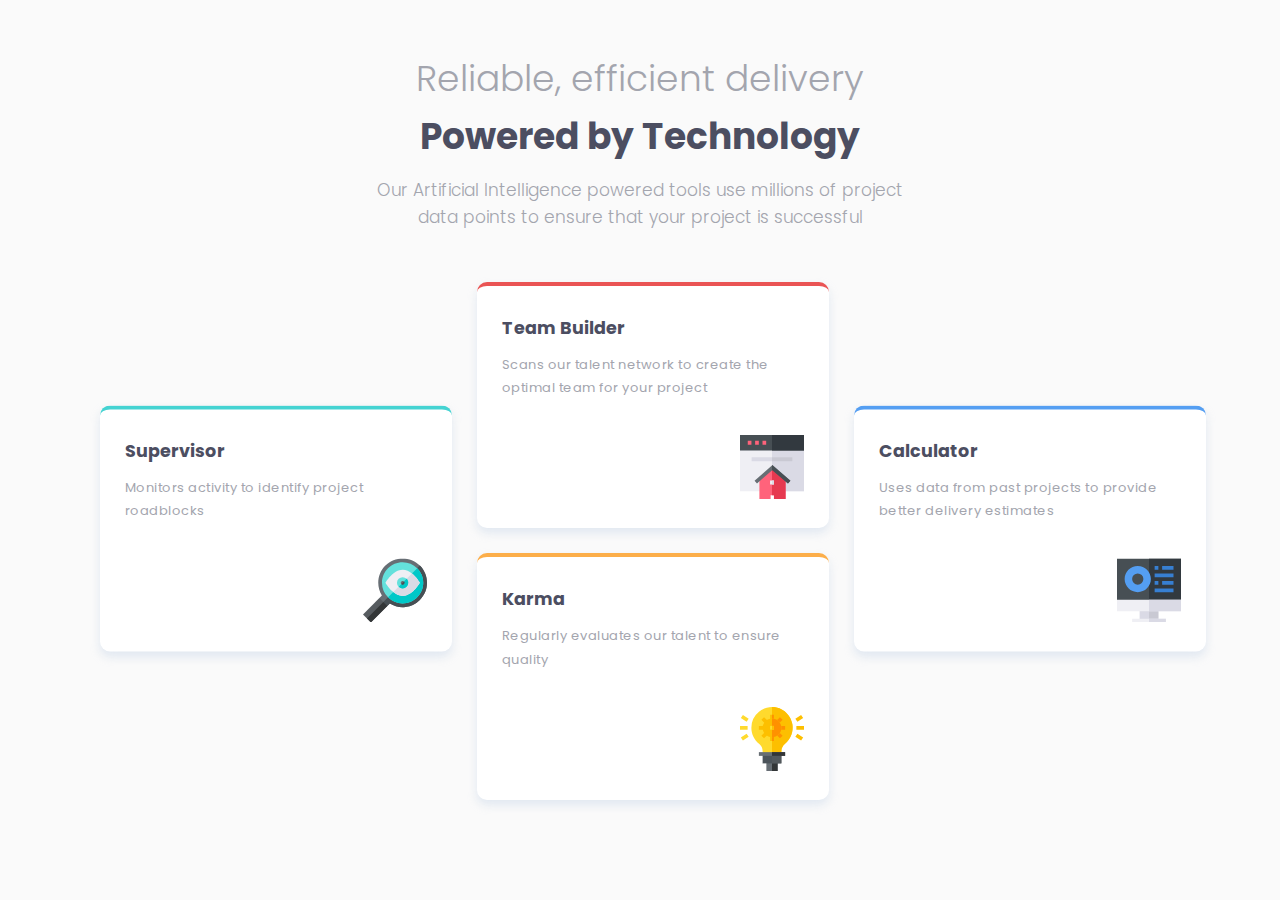
<file: four-card-feature-section/index.html>
<!DOCTYPE html>
<html lang="en">
<head>
  <meta charset="UTF-8">
  <meta name="viewport" content="width=device-width, initial-scale=1.0"> <!-- displays site properly based on user's device -->

  <link rel="icon" type="image/png" sizes="32x32" href="./images/favicon-32x32.png">
  <link rel="stylesheet" href="style.css">
  
  <title>Frontend Mentor | Four card feature section</title>
</head>
<body>
  <div class="container">
    <header>
      <h1>Reliable, efficient delivery</h1>
      <h2>Powered by Technology</h2>
      <p>Our Artificial Intelligence powered tools use millions of project data points 
        to ensure that your project is successful</p>
    </header>
    <main>
      <div class="cards">
        <div class="card down">
          <h3> Supervisor</h3>
          <p>Monitors activity to identify project roadblocks</p>
          <div class="icon">
            <img src="images/icon-supervisor.svg" alt="">
          </div>
        </div>
      <div class="card">
        <h3>Team Builder</h3>
        <p>Scans our talent network to create the optimal team for your project</p>
        <div class="icon">
          <img src="images/icon-team-builder.svg" alt="">
        </div>
      </div>
      <div class="card down">
        <h3>Calculator</h3>
        <p>Uses data from past projects to provide better delivery estimates</p>
        <div class="icon">
          <img src="images/icon-calculator.svg" alt="">
        </div>
      </div>
      <div class="card">
        <h3>Karma</h3>
        <p>Regularly evaluates our talent to ensure quality</p>
        <div class="icon">
          <img src="images/icon-karma.svg" alt="">
        </div>
       </div>
     </div>
  </main>
</div>
</body>
</html>
</file>
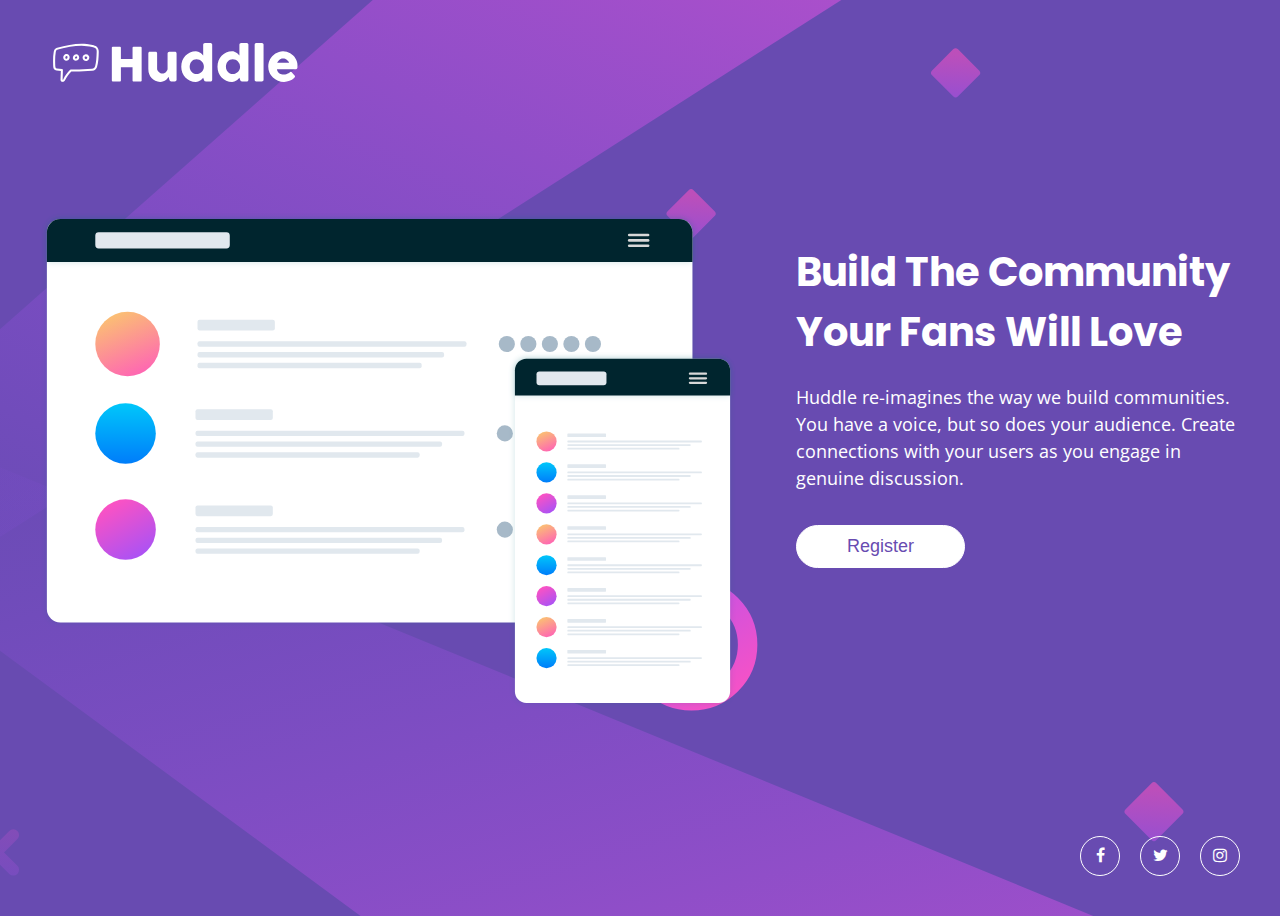
<file: huddle-landingpage/index.html>
<!DOCTYPE html>
<html lang="en">
<head>
  <meta charset="UTF-8"/>
  <meta name="viewport" content="width=device-width, initial-scale=1.0"/> <!-- displays site properly based on user's device -->

  <link rel="icon" type="image/png" sizes="32x32" href="./images/favicon-32x32.png"/>
  
  <title>Frontend Mentor | Huddle landing page with single introductory section</title>
  <link rel="stylesheet" href="https://cdnjs.cloudflare.com/ajax/libs/font-awesome/4.7.0/css/font-awesome.min.css"/>
  <link rel="preconnect" href="https://fonts.googleapis.com">
  <link rel="preconnect" href="https://fonts.gstatic.com" crossorigin>
  <link href="https://fonts.googleapis.com/css2?family=Poppins:wght@400;500;600&display=swap" rel="stylesheet">
  <link href="https://fonts.googleapis.com/css2?family=Open+Sans:wght@400;500;600&family=Poppins:wght@400;500;600&display=swap" rel="stylesheet">  
  <link rel="stylesheet" href="style.css"/>
</head>
<body>
<div class="landing-page-main">
  <header>
    <div class="container">
      <img src="images/logo.svg" alt="logo"/>
    </div>
  </header>
  <div class="site-content">
    <div class="container">
      <div class="row">
        <div class="col-8">
          <img src="images/illustration-mockups.svg" alt="mobile"/>
        </div>
        <div class="col-4">
          <div class="landing-page-content">
          <h1>Build The Community Your Fans Will Love</h1>
          <p>Huddle re-imagines the way we build communities. You have a voice, but so does your audience.
             Create connections with your users as you engage in genuine discussion. </p>
          <button>Register</button>
         </div>
        </div>
      </div>
    </div>
  </div>
  <footer>
    <div class="container">
      <ul>
        <li>
          <a href="#">
            <i class="fa fa-facebook"></i>
          </a>
         </li>
          <li>
            <a href="#">
              <i class="fa fa-twitter"></i>
            </a>
          </li>
            <li>
              <a href="#">
                <i class="fa fa-instagram"></i>
              </a>
            </li>
          </ul>
          </div>
       </footer>
     </div>
   </body>
</html>
</file>
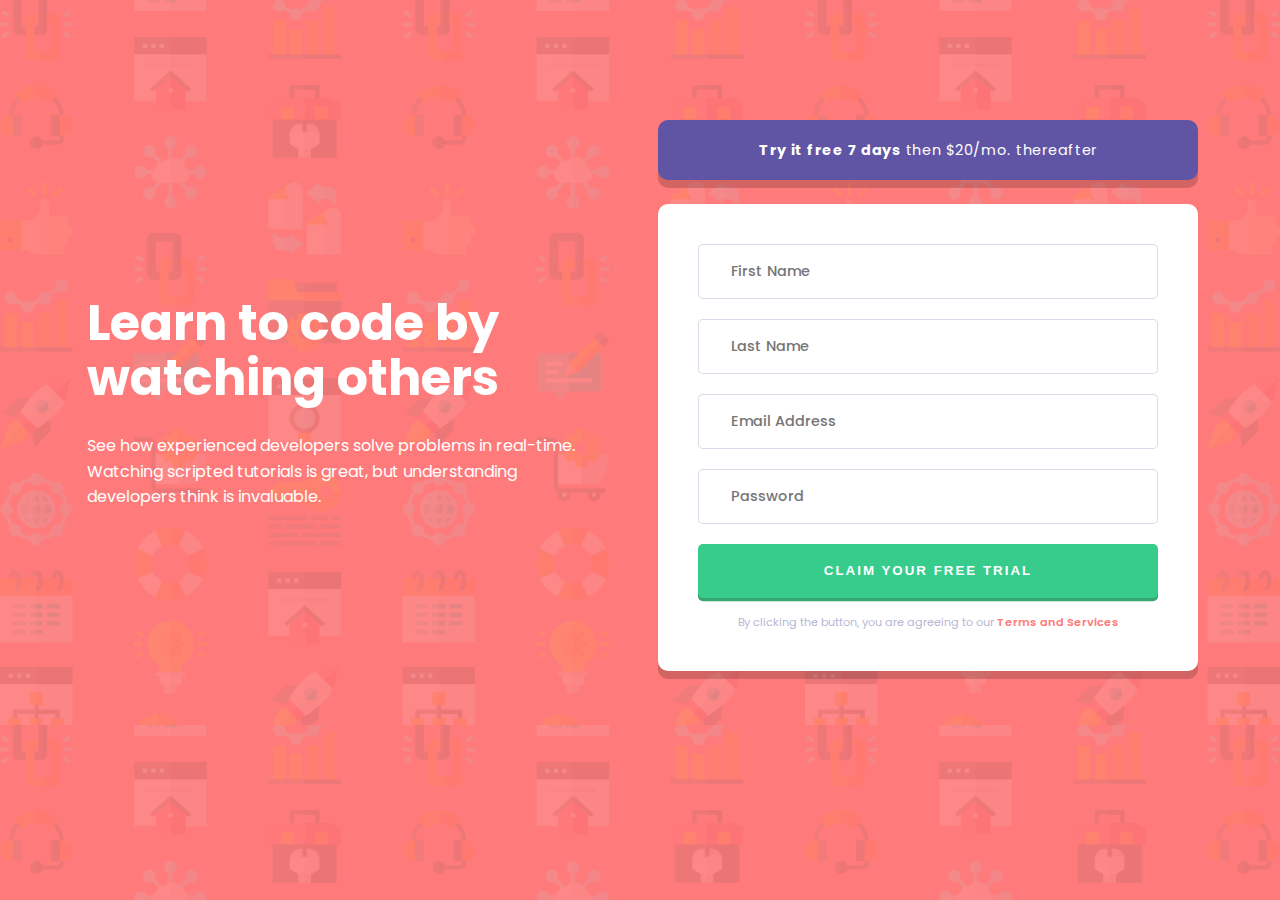
<file: Sign-up-form/index.html>
<!DOCTYPE html>
<html lang="en">
<head>
  <meta charset="UTF-8">
  <meta name="viewport" content="width=device-width, initial-scale=1.0"> <!-- displays site properly based on user's device -->

  <link rel="icon" type="image/png" sizes="32x32" href="./images/favicon-32x32.png">

  <link rel="stylesheet" href="style.css">
  <title>Sign-up Form</title>
</head>
<body>
    <!--CODE STARTS FROM HERE-->
    <main>
      <div class="content-text">
        <h1 class="title">Learn to code by <br> watching others</h1>
        <p class="paragraph">
          See how experienced developers solve problems in real-time. Watching scripted tutorials is great, but understanding developers think is invaluable.
        </p>
      </div>
      <div class="content-form">
        <div class="try">
          <div class="try-button">
            <span class="emphasized">Try it free 7 days</span> then $20/mo. thereafter
          </div>
        </div>
        <div class="form">
          <form action="#" novalidate>
            <div class="form-element">
              <input type="text" id="fname" placeholder="First Name" />
              <img src="images/icon-error.svg" alt="Error" class="error-icon">
            <p class="error-message" id="error-fname">
              First Name cannot be empty
            </p>
            </div>

            <div class="form-element">
              <input type="text"  id="lname" placeholder="Last Name" />
              <img src="images/icon-error.svg" alt="Error" class="error-icon">
              <p class="error-message" id="error-lname">
                Last Name cannot be empty
              </p>
            </div>

            <div class="form-element">
              <input type="email"  id="email" placeholder="Email Address" />
              <img src="images/icon-error.svg" alt="Error" class="error-icon">
              <p class="error-message" id="error-email">
                Email cannot be empty
              </p>
            </div>

            <div class="form-element">
              <input type="password" id="name" placeholder="Password" />
              <img src="images/icon-error.svg" alt="Error" class="error-icon">
              <p class="error-message" id="error-password">
                Password cannot be empty
              </p>
            </div>

            <div class="form-element">
              <button class="claim" type="submit">Claim your free trial</button>
              <p class="terms">
                By clicking the button, you are agreeing to our <span class="link">Terms and Services</span>
              </p>
            </div>            
          </form>
        </div>
      </div>
    </main>
 <!-- <footer>
    <p class="attribution">
      Challenge by <a href="https://www.frontendmentor.io?ref=challenge" target="_blank">Frontend Mentor</a>. 
      Coded by <a href="#">Your Name Here</a>.
    </p>
  </footer> -->
</body>
</html>
</file>
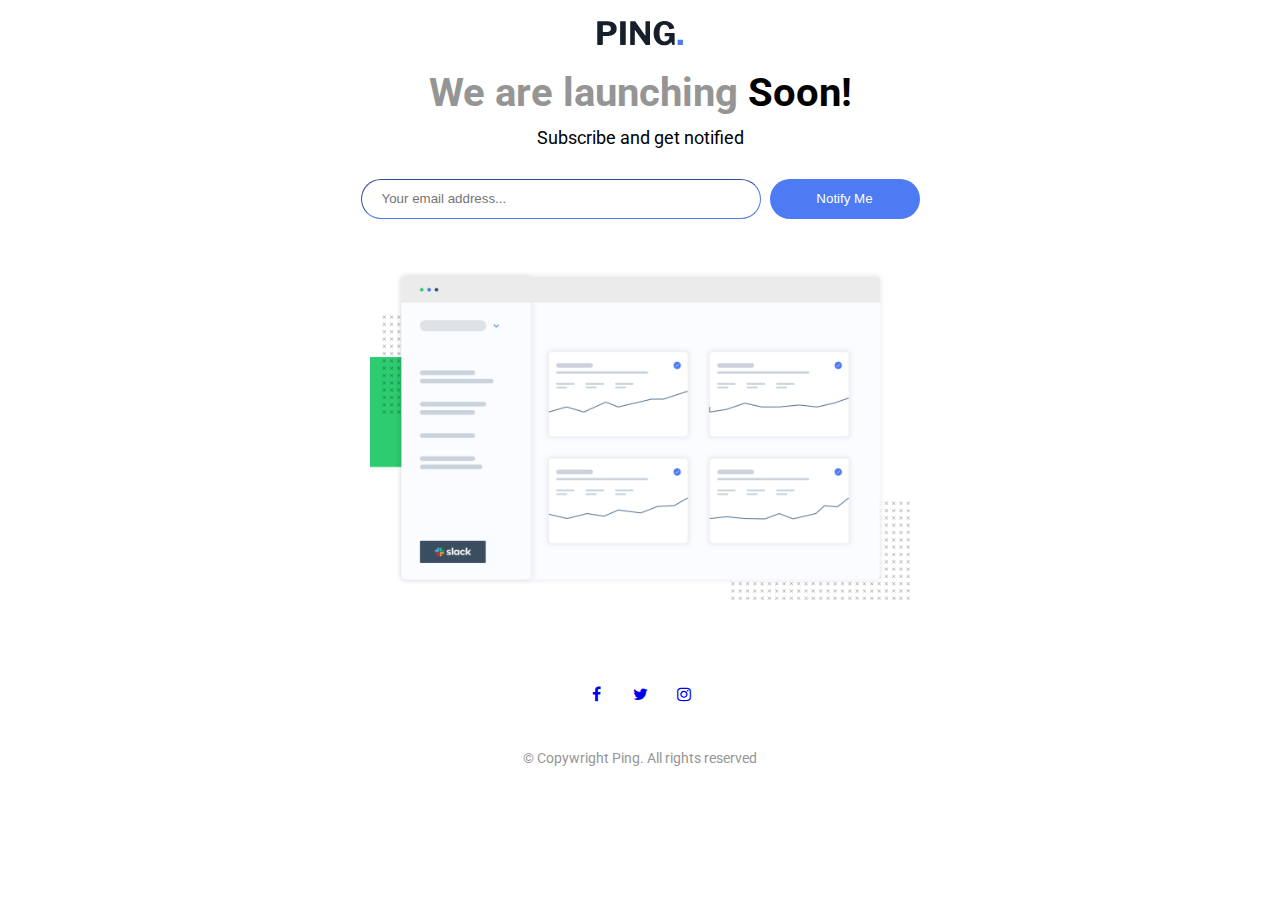
<file: Single-column-page/index.html>
<!DOCTYPE html>
<html lang="en">
<head>
  <meta charset="UTF-8">
  <meta name="viewport" content="width=device-width, initial-scale=1.0"> <!-- displays site properly based on user's device -->
  <link rel="icon" type="image/png" sizes="32x32" href="./images/favicon-32x32.png">
  <title>Single Column Page</title>
  <link rel="stylesheet" type="text/css" href="style.css">
    <link rel="stylesheet" href="https://cdnjs.cloudflare.com/ajax/libs/font-awesome/6.1.1/css/all.min.css" integrity="sha512-KfkfwYDsLkIlwQp6LFnl8zNdLGxu9YAA1QvwINks4PhcElQSvqcyVLLD9aMhXd13uQjoXtEKNosOWaZqXgel0g==" crossorigin="anonymous" referrerpolicy="no-referrer" />
    <link rel="preconnect" href="https://fonts.googleapis.com">
  <link rel="preconnect" href="https://fonts.gstatic.com" crossorigin>
  <link href="https://fonts.googleapis.com/css2?family=Roboto:wght@300&display=swap" rel="stylesheet">
  <link rel="stylesheet" href="https://cdnjs.cloudflare.com/ajax/libs/font-awesome/4.7.0/css/font-awesome.min.css">
  </head>
  <body>
    <div class="main">
      <header>
        <div class="social 1">
        <img src="images/logo.svg" alt="Logo">
        </div>
      </header>
      <div class="form">
        <div class="social 2">
        <h1>We are launching <bold>Soon!</bold></h1>
        <p>Subscribe and get notified</p>
        <div class="text-page">
        <form>
              <input type="email" placeholder="Your email address...">
              <button type="submit" value="Submit">Notify Me</button>
              <br>
              </form>
        </div>
        <div class="image-section">
          <img src="images/illustration-dashboard.png">
        </div>
        </div>
      </div>
      <footer>
        <div class="social 3">
          <ul>
            <li>
              <a href="#">
                <i class="fa fa-facebook"></i>
              </a>
            </li>
            <li>
              <a href="#">
              <i class="fa fa-twitter"></i>
            </a>
            </li>
            <li>
              <a href="#">
              <i class="fa fa-instagram"></i>
            </a>
            </li>
          </ul>
        </div>
        <div class="copywright-ping">
        <p>&copy Copywright Ping. All rights reserved</p>
        </div>
        </div>
      </footer>		
    </div>
  
  </body>
</html>
</file>
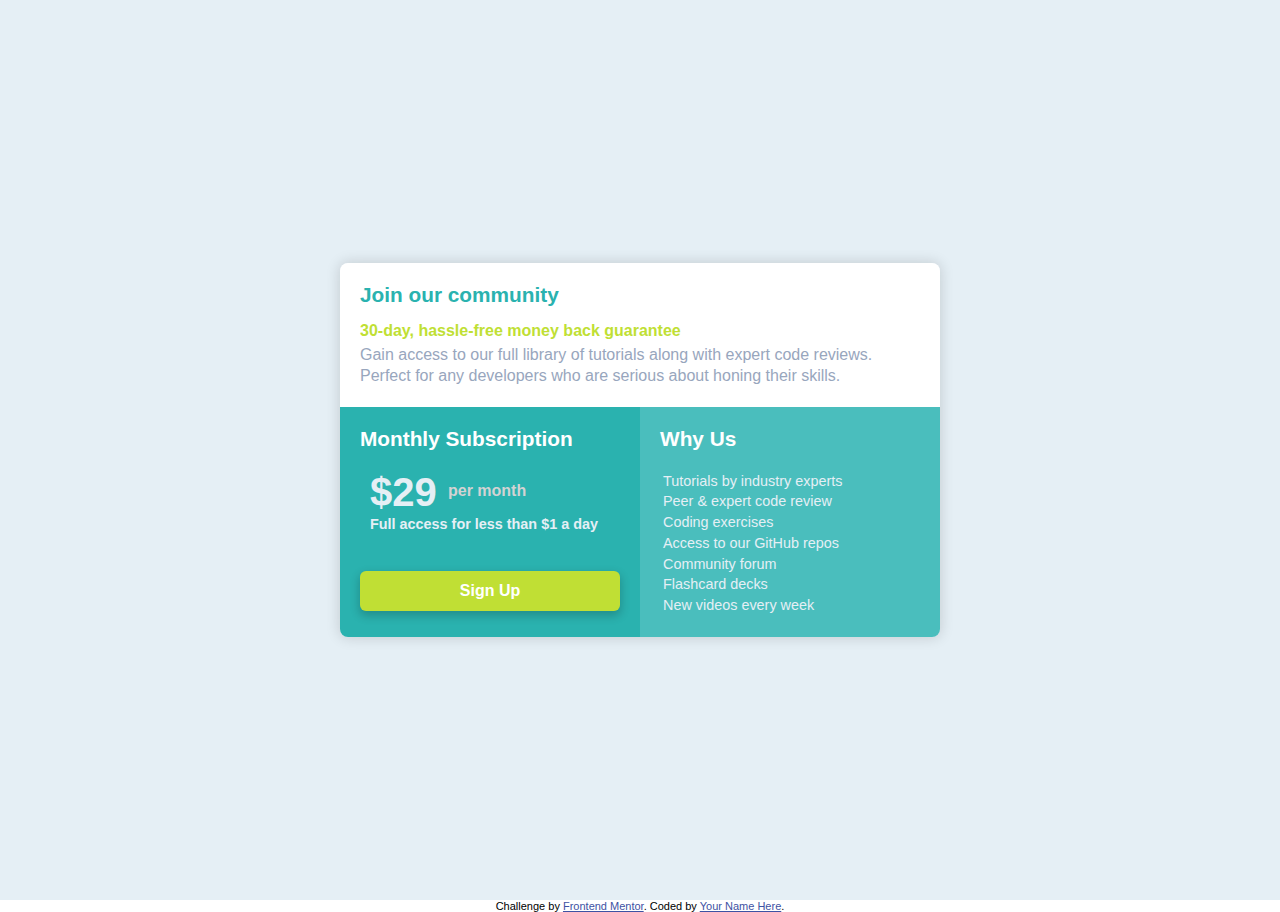
<file: Single-price-grid/index.html>
<!DOCTYPE html>
<html lang="en">
<head>
  <meta charset="UTF-8">
  <meta name="viewport" content="width=device-width, initial-scale=1.0">  <!-- displays site properly based on user's device -->

  <link rel="icon" type="image/png" sizes="32x32" href="./images/favicon-32x32.png">
  <link rel="stylesheet" href="style.css">
  
  <title>Frontend Mentor | Single Price Grid Component</title>

  <!-- Feel free to remove these styles or customise in your own stylesheet 👍 -->
  <style>
    .attribution { font-size: 11px; text-align: center; }
    .attribution a { color: hsl(228, 45%, 44%); }
  </style>
</head>
<body>
  <section>
    <div class="container">
      <div class="item item-1">
        <h2>Join our community</h2>
        <h3>30-day, hassle-free money back guarantee</h3>
        <p>Gain access to our full library of tutorials along with expert code reviews.
             Perfect for any developers who are serious about honing their skills.</p>
      </div>
      <div class="item item-2 garage-title">
        <h3>Monthly Subscription</h3><br>
        <p><span>&dollar;29</span><div class="abcd">per month</div></p><br>
        <p>Full access for less than &dollar;1 a day</p>
        <a href="#" type="button" class="button">Sign Up</a>
      </div>
      <div class="item item-3 ">
        <h3> Why Us</h3>
        <p>Tutorials by industry experts<br>
          Peer &amp; expert code review<br>
          Coding exercises<br>
          Access to our GitHub repos<br>
          Community forum<br>
          Flashcard decks<br>
          New videos every week</p>
      </div>
      </div>
    </div>
  </section>
  <footer>
    <p class="attribution">
      Challenge by <a href="https://www.frontendmentor.io?ref=challenge" target="_blank">Frontend Mentor</a>. 
      Coded by <a href="#">Your Name Here</a>.
    </p>
  </footer>
</body>
</html>
</file>
<file: four-card-feature-section/style.css>
@import url('https://fonts.googleapis.com/css2?family=Poppins:wght@200;400;600&display=swap');

*{
    margin: 0;
    padding: 0;
    box-sizing: border-box;
}

:root{
      --redColor: hsl(0, 78%, 62%);
      --CyanColor: hsl(180, 62%, 55%);
      --OrangeColor: hsl(34, 97%, 64%);
      --BlueColor: hsl(212, 86%, 64%);
      --VeryDarkBlue: hsl(234, 12%, 34%);
      --GrayishBlue: hsl(229, 6%, 66%);
      --VeryLightGray: hsl(0, 0%, 98%);
      --whiteColor: hsl(0, 0%, 100%);

}
   
body{
    font-family: 'Poppins', sans-serif;
    Font-size: 15px;
    background-color: var(--VeryLightGray);
}

.container{
    padding-left: 15px;
    padding-right: 15px;
    margin-left: auto;
    margin-right: auto;
}

/*small*/
@media (min-width: 576px){
    .container{
        width: 540px;
    }
}

@media (min-width: 768px){
    .container{
        width: 720px;
    }
}

@media (min-width: 992px){
    .container{
        width: 960px;
    }
}

@media (min-width: 1200px){
    .container{
        width: 1180px;
    }
}

@media (min-width: 1440px){
    .container{
        width: 1320px;
    }
}

/**start header section**/
header{
    padding-top: 70px;
    text-align: center;
    line-height: 1.6;
}

header h1{
    font-size: 27px;
    font-weight: 300;
    color: var(--GrayishBlue)
}
header h2{
    font-size: 27px;
    color: var(--VeryDarkBlue);
    margin-top: 8px;
    margin-bottom: 12px;
}
header p{
    color: var(--GrayishBlue);
    font-size: 17px;
    font-weight: 300;
    width: 100%;
    max-width: 555px;
    margin: 0 auto;
}
/**end header section**/
/**start card section**/
.cards{
     margin-top: 70px;
}
.cards .card{
    background-color: var(--whiteColor);
    padding: 29px 25px;
    width: 100%;
    max-width: 352px;
    margin: 0 auto 25px auto;
    border-radius: 10px;
    border-top: 4px solid transparent;
    box-shadow: 0px 5px 10px 0px rgba(216,226,238,.75);
}

.cards .card:nth-last-of-type(1){
    border-color:#FCAE4A;
}
.cards .card:nth-last-of-type(2){
    border-color: #549EF2;
}
.cards .card:nth-last-of-type(3){
    border-color: #EA5454 ;
}
.cards .card:nth-last-of-type(4){
    border-color: #44d3d2;
}
.cards .card h3{
    color: var(--VeryDarkBlue);
}
.cards .card p{
    color: var(--GrayishBlue);
    font-size: 13px;
    letter-spacing: .5px;
    line-height: 1.8;
    margin: 12px 0 36px 0;
}
.cards .card img{
    display: block;
    margin-left: auto;
}

/**end card section**/
/**responsive**/
@media(min-width: 768px){
    .cards{
        display: grid;
        grid-template-columns: repeat(2, 352px);
        column-gap: 25px;
        justify-content: center;
    }
}

@media(min-width: 1200px){
    header{
        padding-top: 50px;
    }
    header h1{
        font-size: 36px;
    }
    header h2{
        font-size: 36px;
        margin-top: 0;
    }
.cards{
        margin-top: 50px;
        display: flex;
        flex-direction: row;
        flex-wrap: wrap;
        align-items: flex-start;
        gap: 0;
}

.cards .card{
    margin-left: 25px;
    margin-right: 0;
}
.cards .down{
    transform: translateY(50%);
}
}
</file>
<file: huddle-landingpage/style.css>
@import url('https://fonts.googleapis.com/css2?family=Libre+Franklin:wght@300;600;700&family=Open+Sans&family=Poppins:wght@400;600&display=swap');
* {
    box-sizing: border-box;
}

img {
    max-width: 100%;
}

body {
    margin: 0;
    background-color: #684BB1;
    background-image: url('images/bg-desktop.svg');
    background-position: center;
    background-size: cover;
    background-repeat: no-repeat;
    font-family: 'Poppins', sans-serif;
}

.site-content {
    padding: 80px 0;
}

.container {
    max-width: 1340px;
    margin: 0 auto;
    width: 100%;
    padding: 0 40px;
}

header {
    padding: 30px 0;
}

.row {
    display: flex;
    justify-content: space-between;
    flex-wrap: wrap;
    margin: 0 -30px;
}

.row > * {
    padding: 0 30px;
}

.col-8 {
    width: 60%;
}

.col-4 {
    width: 40%;
}

button {
    padding: 10px 50px;
    background-color: #fff;
    border: 1px solid #fff;
    border-radius: 30px;
    color: #684BB1;
    font-size: 18px;
}

h1 {
    color: #fff;
    margin: 0 0 22px;
    font-size: 40px;
    line-height: 60px;
}

p {
    color: #fff;
    margin: 0 0 33px;
    font-size: 18px;
    line-height: 27px;
    font-family: 'Open Sans', sans-serif;
}

.landing-page-content {
    padding: 30px 0;
}

footer {
    padding: 30px 0;
}

footer ul {
    list-style-type: none;
    padding: 0;
    margin: 0;
    text-align: right;
}

footer ul li {
    display: inline-block;
    vertical-align: middle;
    margin: 10px 16px 10px 0;
}

footer ul li:last-child {
    margin: 10px 0;
}

footer ul li a {
    width: 40px;
    height: 40px;
    line-height: 38px;
    border: 1px solid #fff;
    text-align: center;
    color: #fff;
    display: inline-block;
    border-radius: 30px;
}

@media screen and ( max-width: 991px ) {
    h1 {
        font-size: 26px;
        line-height: 38px;
    }
    p{
        font-size: 17px;
        line-height: 26px;
    }
    button {
        font-size: 16px;
    }
}

@media screen and ( max-width: 767px ) {
    body {
        background-size: contain;
    }
    header {
        padding: 20px 0;
    }
    header img {
        width: 160px;
    }
    footer {
        padding: 20px 0;
        text-align: center;
    }
    footer ul {
        text-align: center;
    }
    .site-content {
        padding: 40px 0;
        text-align: center;
    }
    .col-8 {
        width: 100%;
        margin: 0 0 40px;
    }
    .landing-page-content {
        padding: 0;
    }
    .col-4 {
        width: 100%;
    }
    h1 {
        font-size: 24px;
        line-height: 36px;
    }
    p {
        font-size: 16px;
        line-height: 24px;       
    }
    button {
        font-size: 12px;
    }
}
</file>
<file: Single-column-page/style.css>
* {
    box-sizing: border-box;
    margin: 0;
}
img {
    max-width: 45%;
}
.form {
    margin: 20px 0;
    line-height: 45px;
}
.social {
    max-width: 1340px;
    margin :0 auto;
    width: 100%;
    padding: 0 40px;
    text-align: center;
}
header {
    margin: 20px 0;
}
h1 {
    margin: 0;
    color: #959595;
    font-size: 40px;
    font-family: 'Roboto', sans-serif;
}
p {
    font-size: 18px;
    font-family: 'Roboto', sans-serif;
}
bold {
    color: black;
}
.text-page {
    margin: 15px 0;
    letter-spacing: 5px;
}
input {
    width: 400px;
    height: 40px;
    border-radius: 35px;
    padding: 0 20px;
    border-color: #4D7BF3;
    border-width: 1px;
}
button {
    width: 150px;
    height: 40px;
    border-radius: 30px;
    background-color: #4D7BF3;
    color: white;
    border-style: none;
    
}
button:hover {
    background-color: #7195F5;
    cursor: pointer;
}

.image-section {
    display: flex;
    justify-content: center;
    margin: 50px 0;
}
.dashboard img {
    width: 500px;
}
footer {
    padding: 30px 0;
}
footer ul {
    list-style-type: none;
    padding: 0;
    margin: 0;
    text-align: center;
    
}
footer ul li {
    display:inline-block ;
    vertical-align: middle;
    
}
footer ul li a{
   
    display: inline-block;
    width: 40px;
    height: 40px;
    line-height: 28px;
    text-align: center;
    border: 1px solid #fff;
    border-radius: 30px;
    
}
.copywright-ping{
    color: #959595;
    margin: 30px 0;
    text-align: center;
}
.copywright-ping p {

    font-size: 14px;
}
a:hover {
    cursor: pointer;
}
.main-page {
    padding: 30px 0;
}
@media screen and ( max-width: 767px ) {
    .dashboard img {
          width: 90%;
        }
        h1 {
            font-size: 20px;
        }
        p {
            font-size: 10px;
    
        }
        input {
            width: 80%;
            margin-bottom: 10px;
        }
        button {
            width: 80%;
        }
        .dashboard img {
            margin: 15px 0;
        }
        footer {
            margin: 70px 0;
            
        }
        .copywright-ping p {
            font-size: 10px;
        }
        .container {
            padding: 0 15px;
        }
}
</file>
<file: Single-price-grid/style.css>
@import url('https://fonts.googleapis.com/css2?family=Karla:wght@400;700&display=swap');

html{
    font-family: sans-serif;
    font-size: 16px;
}


* {
    padding: 0;
    margin: 0;
    box-sizing: border-box;
}


section{
    min-height: 100vh;
    width: 100%;
    display: flex;
    align-items: center;
    justify-content: center;
    background-color: hsl(204, 43%, 93%);
    padding: 10px 30px;
}


.container{
    display: grid;
    grid-template-columns: 100%;
    max-width: 600px;
    margin: 0 auto;
    border-radius: 8px;
    box-shadow: 0px 0px 14px 1px #00000024;
    overflow: hidden;
}


.abcd{
  color:#D3D3D3;
  font-weight:bold;
  top:0;
  width:100%;
  max-width:1150px;
  height:0em;
  padding-top:0%;
  padding-left:8em;
  padding-bottom:3em;
  margin: -40px ;
  }
     

.garage-title {
    display: inline-block;
    overflow: hidden;
    white-space: nowrap;
}


.item{
    padding: 20px;
}


.item-1{
    background-color: white;
}


.item-1 h2{
    color: hsl(179, 62%, 43%);
    font-weight: 700;
    font-size: 1.3rem;
    margin-bottom: 15px;
}


.item-1 h3{
    color: hsl(71, 73%, 54%);
    font-weight: 700;
    font-size: 1rem;
    margin-bottom: 5px;
}


.item-1 p{
    color: hsl(218, 22%, 67%);
    font-size: 1rem;
    line-height:1.3rem;
}


.item-2{
    background-color: hsl(179, 62%, 43%);
}


.item-2 h3{
    color: white;
    font-weight: 700;
    font-size: 1.3rem;
    margin-bottom: 1px;
    
}


.item-2 p{
    color: hsl(204, 43%, 93%);
    font-size: 0.9rem;
    font-weight: bold;
    margin-left: 10px;
    margin-top:0.5px;
    margin-bottom:7px;
}


.item-2 p span{
    font-size: 2.5rem;
    font-weight: 700;
    margin-bottom:10%;
}


.item-2 .button{
    text-align: center;
    width: 100%;
    padding: 11px;
    background-color: hsl(71, 73%, 54%);
    display: inline-block;
    color: white;
    text-decoration: none;
    font-size: 1rem;
    margin-top: 32px;
    font-weight: 700;
    box-shadow: 0px 4px 10px 1px #00000033;
    border-radius: 6px;
}


.item-3{
    background-color: #4abebd;
}


.item-3 h3{
    color: white;
    font-weight: 700;
    font-size: 1.3rem;
    margin-bottom: 20px;
}


.item-3 p{
    color: hsl(204, 43%, 93%);
    font-size: 0.9rem;
    line-height: 1.3rem;
    margin-left: 3px;
    margin-top:1px;
    margin-bottom:1px;
}


@media screen and  (min-width: 768px){
    .container {
        grid-template-columns: 1fr 1fr;
        
    }
    .item-1{
        grid-area: 1/ 1/ 2/ 3;
    }
    .item-2,
    .item-3{
        grid-row: 2;
    }
}
</file>
<file: Sign-up-form/style.css>
@import url("https://fonts.googleapis.com/css2?family=Poppins:wght@400;500;600;700&display=swap");

/*CSS Reset*/
* {
    padding: 0;
    margin: 0;
    box-sizing: border-box;
}

body {
    background-color: hsl(0, 100%, 74%);
    background-image: url('./images/bg-intro-desktop.png');
    background-size: contain;
    font-family: "Poppins", sans-serif;
    font-size: 16px;
    font-weight: 400;
    color: #fff;
}

main {
    -webkit-display:grid;
    display: grid;
    grid-template-columns: 32rem 1fr;
    margin: 7.5rem auto;
    width: min(87.2%, 70rem);
    gap: 4rem;   
}

.content-text {
    padding-left: 0.3rem;
    margin-top: 11rem;
}

.title {
        font-weight: 700;
        font-size: 3.1rem;
        line-height: 1.1;
        margin-bottom: 1.75rem;
}

.paragraph {
    line-height: 1.6;
}

.content-form {
    -webkit-display:flex;
    display: flex;
    flex-direction: column;
    gap: 1.5rem;
}

.try-button {
    background-color: hsl(248, 32%, 49%);
    color: #fff;
    width: 100%;
    font-size: 0.9rem;
    letter-spacing: 0.05em;
    box-shadow: 0 0.5rem rgba(0,0,0,0.175);
    border-radius: 10px;
    padding: 1.225rem 0;
    text-align: center;
}

.form {
    background-color: #fff;
    color: hsla(249,10%,26%,0.75);
    border-radius: 10px;
    padding: 2.5rem;
    text-align: center;
    box-shadow: 0 0.5rem rgba(0,0,0,0.175);
}

label {
    position: absolute;
    margin-left: 2rem;
    margin-top: 1rem;
    font-weight: 500;
    font-size: 0.9rem;
}

input {
    font-family: "Poppins" , sans-serif;
    color:hsl(249, 10%, 26%);
    font-weight: 500;
    width: 100%;
    border-radius: 5px;
    border: 1px solid hsla(246,25%,77%,0.5);
    padding: 1rem 2rem;
    outline: none;
    caret-color: hsl(249, 10%, 26%);
    font-size: 0.9rem;
}

.error-icon {
    position: absolute;
    margin-top: 1rem;
    right: 3rem;
    display: none;
}


.error-message {
    display: none;
    color: hsl(0, 100%, 74%);
    font-size: 0.7rem;
    font-style: italic;
    text-align: right;
    margin-top: 0.25rem;
}

input:focus {
    border: 1px solid hsl(248, 32%, 49%);
}

.emphasized {
    font-weight: 700;
}

.form-element {
    margin: 1.25rem 0;
    position: relative;
}

.form-element:first-of-type {
    margin-top: 0;
}

.form-element:last-of-type {
    margin-bottom: 0;
}

.display-error {
    border: 1px solid hsl(0, 100%, 74%);
    color:hsl(0, 100%, 74%);
}

.claim {
    background-color: hsl(154, 59%, 51%);
    color: #fff;
    width: 100%;
    text-transform: uppercase;
    font-weight: 600;
    letter-spacing: 2px;
    box-shadow: 0 0.2rem hsl(154, 51%, 43%);
    border-radius: 5px;
    border: none;
    padding: 1.2rem 0;
}

.claim:hover {
    cursor: pointer;
    background-color: hsla(154,59%,51%,0.6);
}

.terms {
    color:hsl(246, 25%, 77%);
    font-size: 0.7rem;
    padding: 1rem 0 0;
}

.link {
    color: hsl(0, 100%, 74%);
    font-weight: 600;
    cursor: pointer;
}

/**Footer Section*/
.attribution {
    font-size: 11px;
    text-align: center;
}

.attribution a{
    color:hsl(228,45%,44%);
}

/*Media Queries*/
@media screen and (max-width:1200px) {
    body {
        background-image:url('./images/bg-intro-mobile.png');
    }
    
    main {
        grid-template-columns: 25rem 1fr;
        margin: 6rem auto;
    }    

    .error-icon {
        right: 1rem;
    }
}

@media screen and (max-width:1000px) {
    body {
        background-image: url('/images/bg-intro-mobile.png');
        text-align: center;
    }   

    main {
        grid-template-columns: 1fr;
    }

    .content-text {
        margin-top: 0;
    }

    .paragraph {
        padding: 0.75rem;
    }
}

@media screen and (max-width:576px) {
    body {
        background-image: url('/images/bg-intro-mobile.png');
    }

    .title {
        margin-bottom: 0.5rem;
        font-size: 1.75rem;
    }    

    .try-button {
        padding: 1rem 3rem;
        line-height: 1.5;
    }

    .form {
        padding: 1.5rem;
    }

    .form-element {
        margin: 1rem 0;
    }

    .terms {
        padding: 1rem 1rem 0;
    }

    footer {
        margin-top: 2.5rem;
    }
}
</file>
